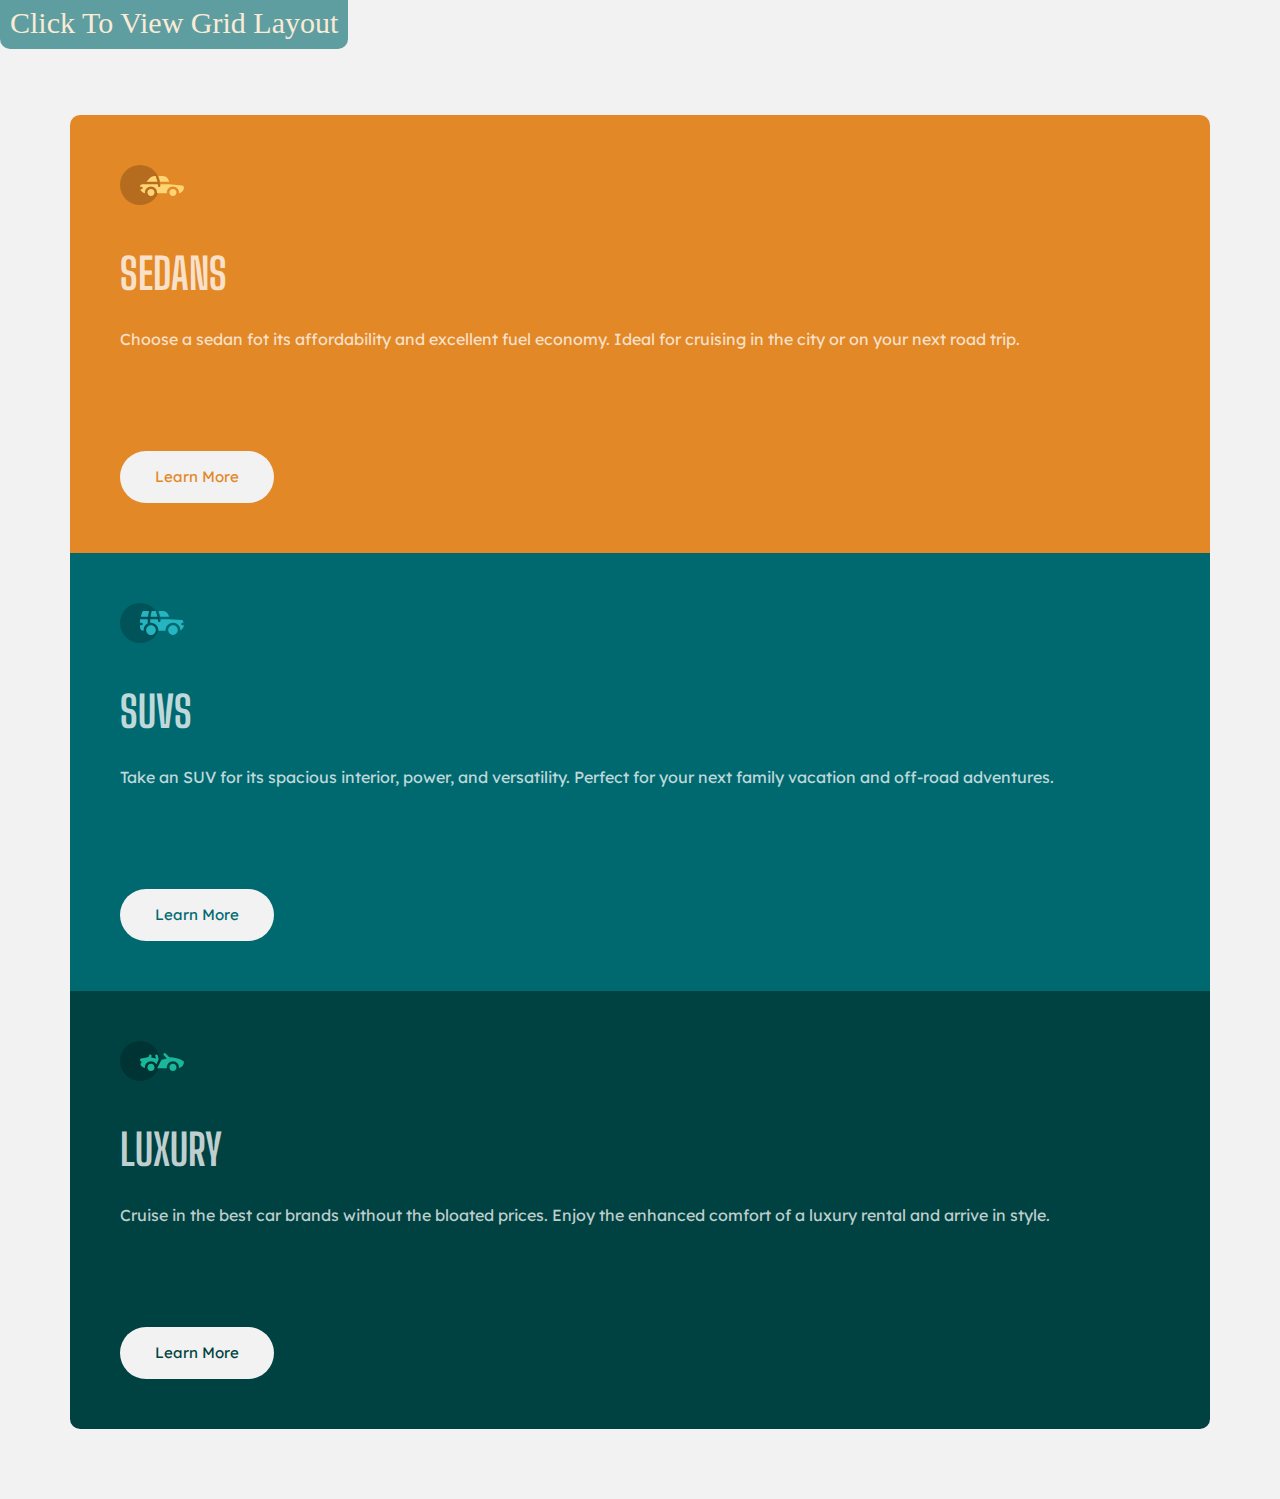
<file: index.html>
<!DOCTYPE html>
<html lang="en">
  <head>
    <meta charset="UTF-8" />
    <meta http-equiv="X-UA-Compatible" content="IE=edge" />
    <meta name="viewport" content="width=device-width, initial-scale=1.0" />
    <title>flex</title>
    <link rel="stylesheet" href="style.css" />
    <link
      rel="shortcut icon"
      href="images/favicon-32x32.png"
      type="image/x-icon"
    />
  </head>

  <body>
    <header>
      <a class="head" href="grid.html">Click To View Grid Layout</a>
    </header>
    <main class="container">
      <div class="colum" id="sedan">
        <img src="images/icon-sedans.svg" />
        <h1>SEDANS</h1>
        <h4>
          Choose a sedan fot its affordability and excellent fuel economy. Ideal
          for cruising in the city or on your next road trip.
        </h4>
        <button id="active_1">Learn More</button>
      </div>

      <div class="colum" id="suv">
        <img src="images/icon-suvs.svg" />
        <h1>SUVS</h1>
        <h4>
          Take an SUV for its spacious interior, power, and versatility. Perfect
          for your next family vacation and off-road adventures.
        </h4>
        <button id="active_2">Learn More</button>
      </div>

      <div class="colum" id="luxury">
        <img src="images/icon-luxury.svg" />
        <h1>LUXURY</h1>
        <h4>
          Cruise in the best car brands without the bloated prices. Enjoy the
          enhanced comfort of a luxury rental and arrive in style.
        </h4>
        <button id="active_3">Learn More</button>
      </div>
    </main>
  </body>
</html>
</file>
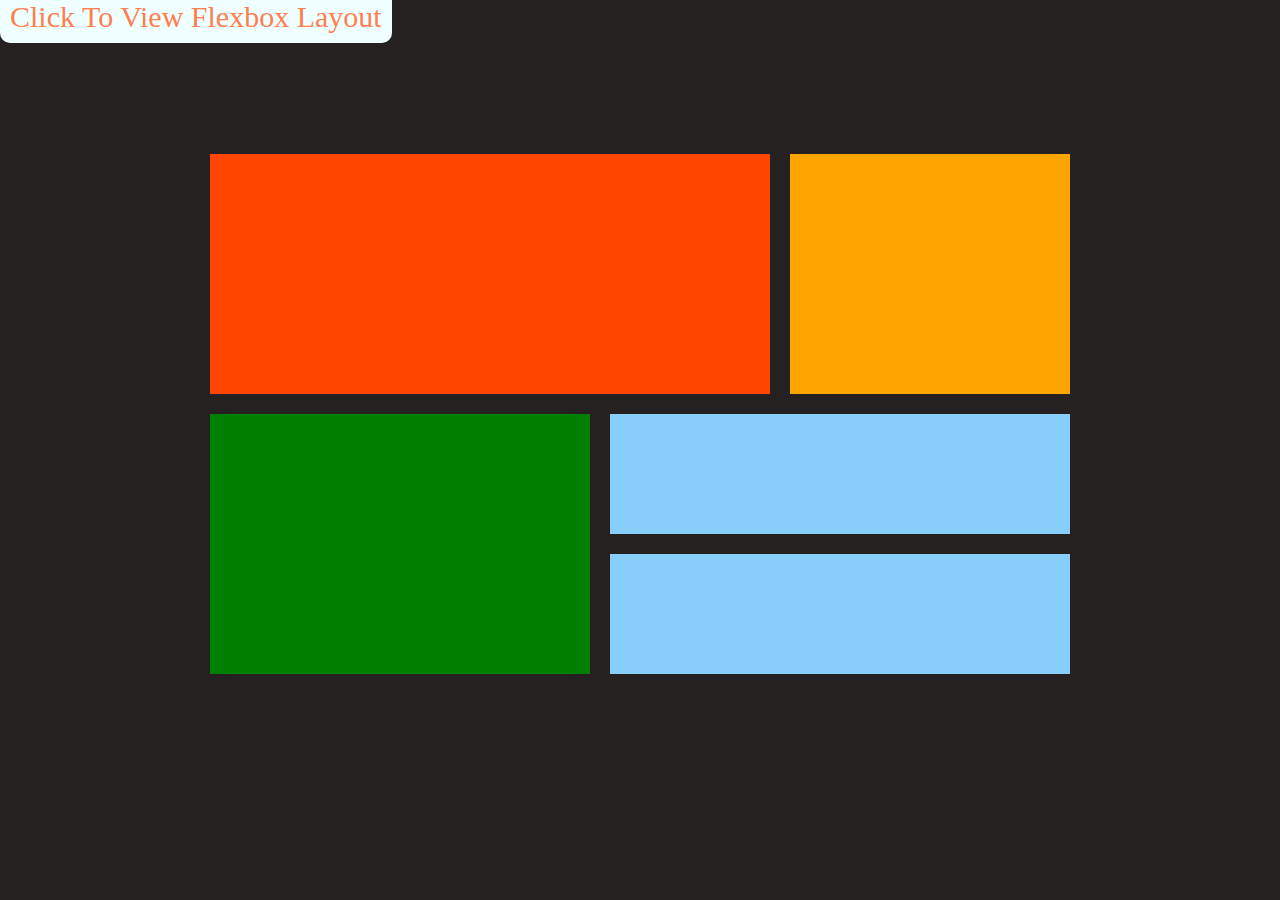
<file: grid.html>
<!DOCTYPE html>
<html lang="en">
  <head>
    <meta charset="UTF-8" />
    <meta http-equiv="X-UA-Compatible" content="IE=edge" />
    <meta name="viewport" content="width=device-width, initial-scale=1.0" />
    <title>Grid</title>
    <link rel="stylesheet" href="grid.css" />
  </head>

  <body>
    <main>
      <header>
        <a href="index.html">Click To View Flexbox Layout</a>
      </header>
      <div class="container">
        <div class="item" id="orangered"></div>
        <div class="item two" id="orange"></div>
        <div class="item three" id="orange"></div>
        <div class="item" id="green"></div>
        <div class="item" id="lightskyblue"></div>
        <div class="item" id="lightskyblue"></div>
      </div>
    </main>
  </body>
</html>
</file>
<file: style.css>
@import url('https://fonts.googleapis.com/css2?family=Big+Shoulders+Display:wght@700&family=Lexend+Deca&display=swap');

*{
    box-sizing: border-box;
    margin: 0;
    padding: 0;
    /*color: hsla(0, 0%, 100%, 0.75) ;*/
    line-height: 1.5;

}

a{
    padding: 100px 10px 10px 10px;
    text-decoration: none;
    margin-top: 20px;
    background-color: cadetblue;
    text-align: center;
    color: antiquewhite;
    border-radius: 10px;
    font-size: 30px;

}

body{
background-color:  hsl(0, 0%, 95%);
}

* > #sedan{
    border-radius: 10px 10px 0px 0px;
}

* > #luxury{
    border-radius: 0px 0px 10px 10px;
}

.container{
    padding: 70px;
    
}

.colum{
    padding: 50px 70px 50px 50px;
}

#sedan{
    background-color: hsl(31, 77%, 52%);

}

#suv{
    background-color: hsl(184, 100%, 22%);
}

#luxury{
    background-color: hsl(179, 100%, 13%);
}

h1{
    font-family: 'Big Shoulders Display', cursive;
    font-weight: 700;
    color: hsla(0, 0%, 100%, 0.75) ;
    padding-top: 30px;
    font-size: 43px;
    text-align: left;

}

h4{
    font-family: 'Lexend Deca', sans-serif;
    font-weight: 400;
    color: hsl(0, 0%, 100%, 0.75) ;
    padding-top: 20px;
    padding-bottom: 100px;
    text-align: left;
}

button{
    padding: 15px 35px;
    border-radius: 50px;
    border-style: none;
    background-color:hsl(0, 0%, 95%) ;
    font-family: 'Lexend Deca', sans-serif;
    font-weight: 400;
    font-size: 15px;
    cursor: pointer;


}

#sedan button{
    color: hsl(31, 77%, 52%);

}

#suv button{
    color: hsl(184, 100%, 22%);
}

#luxury button{
    color: hsl(179, 100%, 13%);
}


/*Active Button*/
#active_1{
    color: hsl(31, 77%, 52%);
    text-decoration: none;
}

#active_2{
   color: hsl(184, 100%, 22%);
   text-decoration: none; 
}

#active_3{
    color: hsl(179, 100%, 13%);
    text-decoration: none;
}

#active_1:active{
    border: 2px white solid;
    background-color: hsl(31, 77%, 52%);
    color: white;

}

#active_2:active{
    border: 2px white solid;
    background-color: hsl(184, 100%, 22%);
    color: white;

}

#active_3:active{
    border: 2px white solid;
    background-color: hsl(179, 100%, 13%);
    color: white;
}

@media (min-width: 1440px) {
    .container{
        display: flex;
        padding: 150px 450px 100px 450px;
        
    }
    * > #sedan{
    border-radius: 10px 0px 0px 10px;
}

    * > #luxury{
    border-radius: 0px 10px 10px 0px;
}
    
}
</file>
<file: grid.css>
*{
    box-sizing: border-box;
    padding: 0;
    margin: 0;
    background-color:rgb(37, 33, 33) ;
}

a{
    padding: 10px;
    background-color: azure;
    border-radius: 10px;
    text-decoration: none;
    font-size: 30px;
    color: coral;
}

.container{
    max-width: 900px;
    margin: 100px auto;
    padding: 10px;
    display: grid;
    grid-template-columns: repeat(3, 1fr);
    
       
}

.item{
    font-size: 20px;
    padding: 60px;
   

}

#orangered{
    background-color: orangered;
    margin: 10px;
    

}

#orange{
    background-color: orange;
    margin-right: 10px;
    margin-left: 10px;
    min-width: 280px;
    

}

#green{
    background-color: green;
    margin: 10px;
    min-width: 380px;
}

#lightskyblue{
    background-color: lightskyblue;
    margin: 10px;
}

.item:nth-of-type(1){
    grid-column: 1/3;
    grid-row: 1/3;

}

.item:nth-of-type(4){
    grid-row: 3/5

}

.item:nth-of-type(5){
    grid-column: 2/4;

}
.item:nth-of-type(6){
    grid-column: 2/4;

}
.two{
    margin-top: 10px;
}

.three{
    margin-bottom: 10px;
}
</file>
